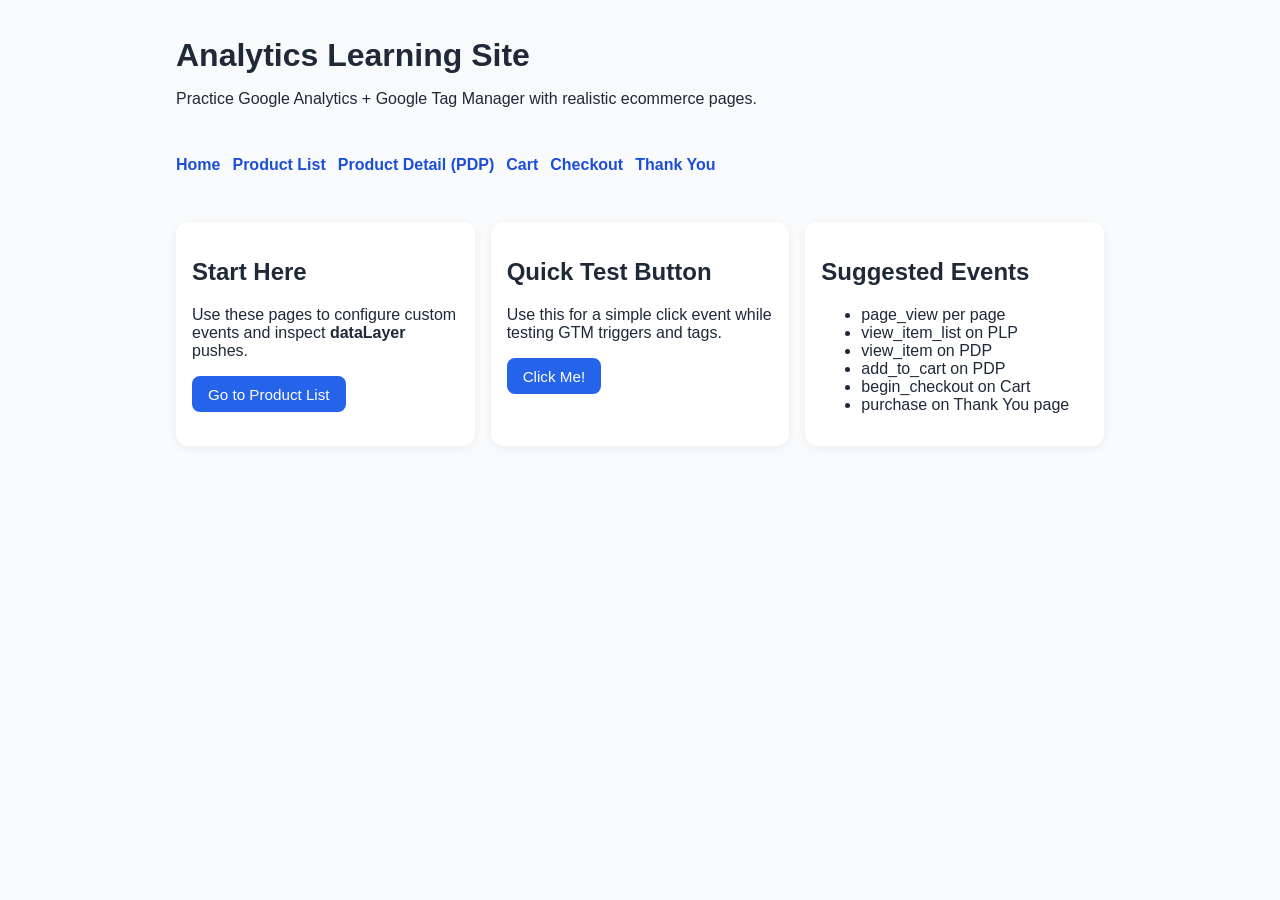
<file: index.html>
<!DOCTYPE html>
<html lang="en">

<head>
    <meta charset="UTF-8">
    <meta name="viewport" content="width=device-width, initial-scale=1.0">
    <title>Home | Analytics Learning Site</title>

    <!-- Google Tag Manager -->
    <!-- Google Tag Manager -->
    <script>(function (w, d, s, l, i) {
            w[l] = w[l] || []; w[l].push({
                'gtm.start':
                    new Date().getTime(), event: 'gtm.js'
            }); var f = d.getElementsByTagName(s)[0],
                j = d.createElement(s), dl = l != 'dataLayer' ? '&l=' + l : ''; j.async = true; j.src =
                    'https://www.googletagmanager.com/gtm.js?id=' + i + dl; f.parentNode.insertBefore(j, f);
        })(window, document, 'script', 'dataLayer', 'GTM-P33XB7GB');</script>
    <!-- End Google Tag Manager -->
    <!-- End Google Tag Manager -->

    <link rel="stylesheet" href="assets/styles.css">
</head>

<body data-page-name="home">
    <!-- Google Tag Manager (noscript) -->
   <!-- Google Tag Manager (noscript) -->
<noscript><iframe src="https://www.googletagmanager.com/ns.html?id=GTM-P33XB7GB"
height="0" width="0" style="display:none;visibility:hidden"></iframe></noscript>
<!-- End Google Tag Manager (noscript) -->
    <!-- End Google Tag Manager (noscript) -->

    <header class="container">
        <h1>Analytics Learning Site</h1>
        <p>Practice Google Analytics + Google Tag Manager with realistic ecommerce pages.</p>
    </header>

    <nav class="container nav-links" aria-label="Main navigation">
        <a href="index.html">Home</a>
        <a href="product-list.html">Product List</a>
        <a href="product-detail.html">Product Detail (PDP)</a>
        <a href="cart.html">Cart</a>
        <a href="checkout.html">Checkout</a>
        <a href="thank-you.html">Thank You</a>
    </nav>

    <main class="container grid">
        <section class="card">
            <h2>Start Here</h2>
            <p>Use these pages to configure custom events and inspect <strong>dataLayer</strong> pushes.</p>
            <a class="button" href="product-list.html" data-track-click data-event-name="go_to_product_list"
                data-event-category="navigation" data-event-label="home_to_plp">
                Go to Product List
            </a>
        </section>

        <section class="card">
            <h2>Quick Test Button</h2>
            <p>Use this for a simple click event while testing GTM triggers and tags.</p>
            <button data-track-click data-event-name="home_test_button_click" data-event-category="engagement"
                data-event-label="home_cta">Click Me!</button>
        </section>

        <section class="card">
            <h2>Suggested Events</h2>
            <ul>
                <li>page_view per page</li>
                <li>view_item_list on PLP</li>
                <li>view_item on PDP</li>
                <li>add_to_cart on PDP</li>
                <li>begin_checkout on Cart</li>
                <li>purchase on Thank You page</li>
            </ul>
        </section>
    </main>

    <script src="assets/analytics-events.js"></script>
</body>

</html>
</file>
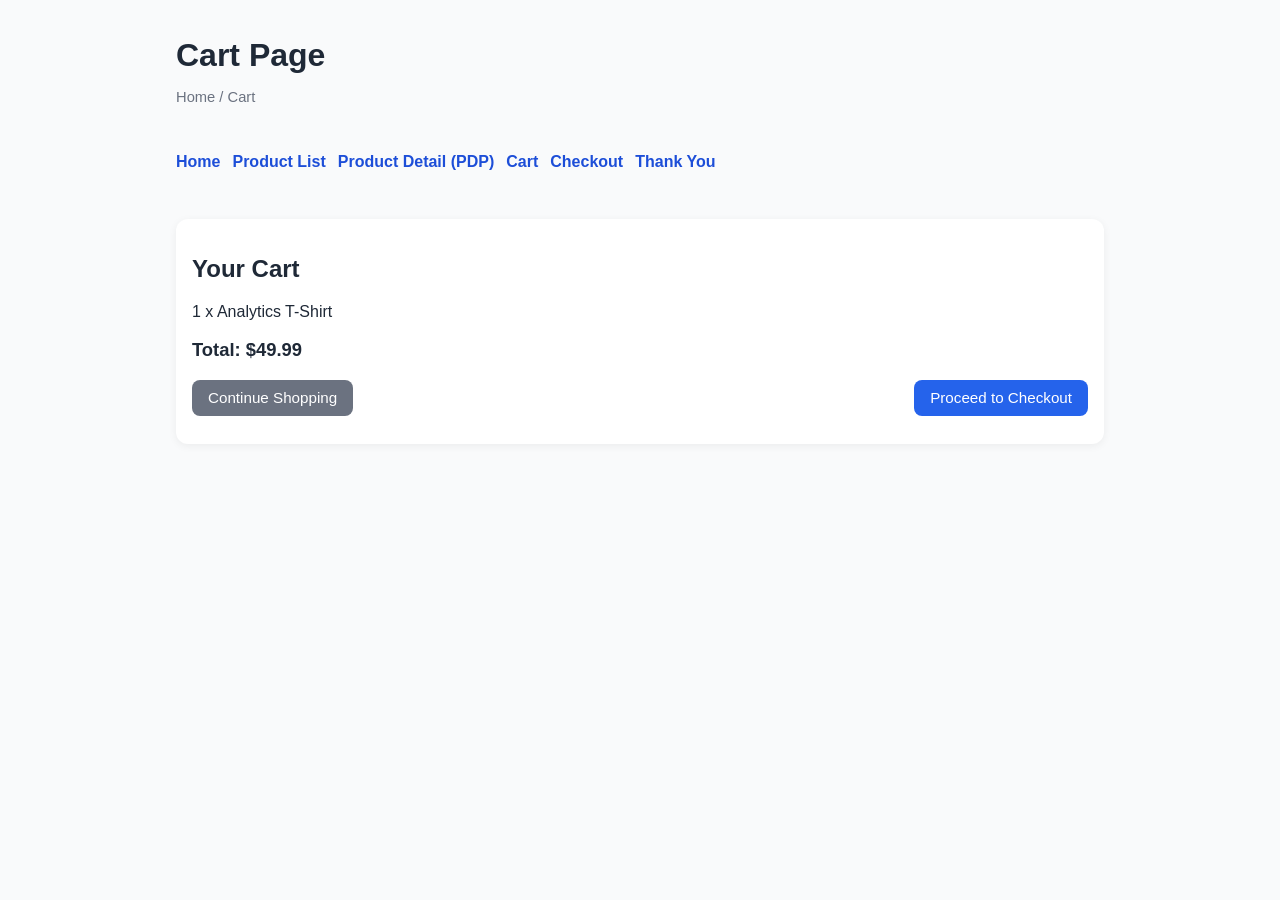
<file: cart.html>
<!DOCTYPE html>
<html lang="en">

<head>
    <meta charset="UTF-8">
    <meta name="viewport" content="width=device-width, initial-scale=1.0">
    <title>Cart | Analytics Learning Site</title>
    <!-- Google Tag Manager -->
    <script>(function(w,d,s,l,i){w[l]=w[l]||[];w[l].push({'gtm.start':
    new Date().getTime(),event:'gtm.js'});var f=d.getElementsByTagName(s)[0],
    j=d.createElement(s),dl=l!='dataLayer'?'&l='+l:'';j.async=true;j.src=
    'https://www.googletagmanager.com/gtm.js?id='+i+dl;f.parentNode.insertBefore(j,f);
    })(window,document,'script','dataLayer','GTM-P33XB7GB');</script>
    <!-- End Google Tag Manager -->

    <link rel="stylesheet" href="assets/styles.css">
</head>

<body data-page-name="cart">
    <!-- Google Tag Manager (noscript) -->
    <noscript><iframe src="https://www.googletagmanager.com/ns.html?id=GTM-P33XB7GB"
    height="0" width="0" style="display:none;visibility:hidden"></iframe></noscript>
    <!-- End Google Tag Manager (noscript) -->

    <header class="container">
        <h1>Cart Page</h1>
        <p class="breadcrumb">Home / Cart</p>
    </header>

    <nav class="container nav-links" aria-label="Main navigation">
        <a href="index.html">Home</a>
        <a href="product-list.html">Product List</a>
        <a href="product-detail.html">Product Detail (PDP)</a>
        <a href="cart.html">Cart</a>
        <a href="checkout.html">Checkout</a>
        <a href="thank-you.html">Thank You</a>
    </nav>

    <main class="container">
        <section class="card">
            <h2>Your Cart</h2>
            <p>1 x Analytics T-Shirt</p>
            <p class="price">Total: $49.99</p>
            <div class="info-row">
                <a class="button secondary" href="product-list.html" data-track-click data-event-name="continue_shopping"
                    data-event-category="ecommerce" data-event-label="cart_continue_shopping">Continue Shopping</a>
                <a class="button" href="checkout.html" data-begin-checkout data-track-click
                    data-event-name="begin_checkout_click" data-event-category="ecommerce"
                    data-event-label="cart_to_checkout">Proceed to Checkout</a>
            </div>
        </section>
    </main>

    <script src="assets/analytics-events.js"></script>
    <script>
        window.dataLayer = window.dataLayer || [];
        window.dataLayer.push({
            event: 'view_cart',
            currency: 'AUD',
            value: 49.99
        });
    </script>
</body>

</html>
</file>
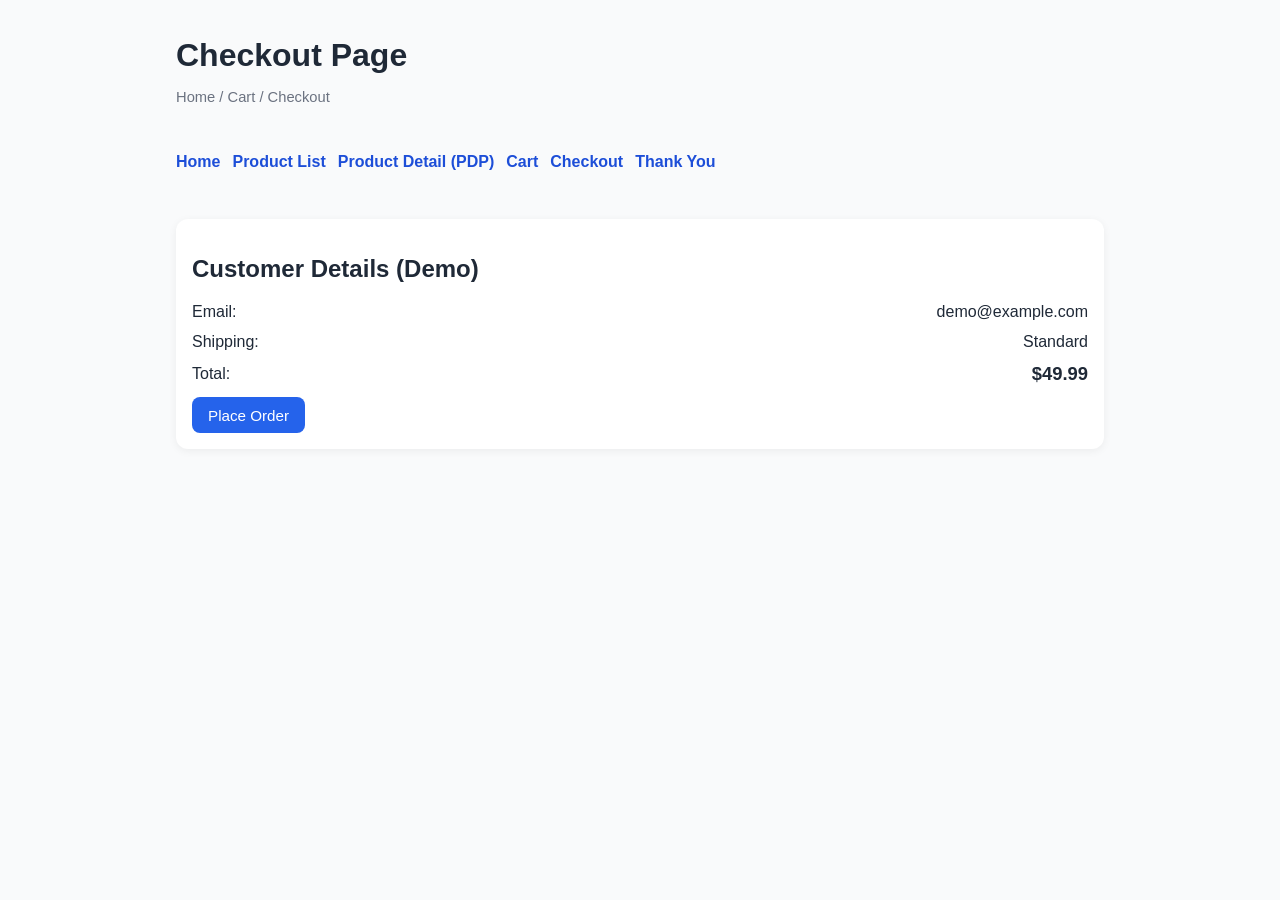
<file: checkout.html>
<!DOCTYPE html>
<html lang="en">

<head>
    <meta charset="UTF-8">
    <meta name="viewport" content="width=device-width, initial-scale=1.0">
    <title>Checkout | Analytics Learning Site</title>
    <!-- Google Tag Manager -->
    <script>(function(w,d,s,l,i){w[l]=w[l]||[];w[l].push({'gtm.start':
    new Date().getTime(),event:'gtm.js'});var f=d.getElementsByTagName(s)[0],
    j=d.createElement(s),dl=l!='dataLayer'?'&l='+l:'';j.async=true;j.src=
    'https://www.googletagmanager.com/gtm.js?id='+i+dl;f.parentNode.insertBefore(j,f);
    })(window,document,'script','dataLayer','GTM-P33XB7GB');</script>
    <!-- End Google Tag Manager -->

    <link rel="stylesheet" href="assets/styles.css">
</head>

<body data-page-name="checkout">
    <!-- Google Tag Manager (noscript) -->
    <noscript><iframe src="https://www.googletagmanager.com/ns.html?id=GTM-P33XB7GB"
    height="0" width="0" style="display:none;visibility:hidden"></iframe></noscript>
    <!-- End Google Tag Manager (noscript) -->

    <header class="container">
        <h1>Checkout Page</h1>
        <p class="breadcrumb">Home / Cart / Checkout</p>
    </header>

    <nav class="container nav-links" aria-label="Main navigation">
        <a href="index.html">Home</a>
        <a href="product-list.html">Product List</a>
        <a href="product-detail.html">Product Detail (PDP)</a>
        <a href="cart.html">Cart</a>
        <a href="checkout.html">Checkout</a>
        <a href="thank-you.html">Thank You</a>
    </nav>

    <main class="container">
        <section class="card">
            <h2>Customer Details (Demo)</h2>
            <div class="info-row"><span>Email:</span><span>demo@example.com</span></div>
            <div class="info-row"><span>Shipping:</span><span>Standard</span></div>
            <div class="info-row"><span>Total:</span><span class="price">$49.99</span></div>

            <a class="button" href="thank-you.html" data-complete-purchase data-track-click
                data-event-name="place_order_click" data-event-category="ecommerce"
                data-event-label="checkout_to_thankyou">Place Order</a>
        </section>
    </main>

    <script src="assets/analytics-events.js"></script>
    <script>
        window.dataLayer = window.dataLayer || [];
        window.dataLayer.push({
            event: 'add_shipping_info',
            currency: 'AUD',
            value: 49.99,
            shipping_tier: 'Standard'
        });
    </script>
</body>

</html>
</file>
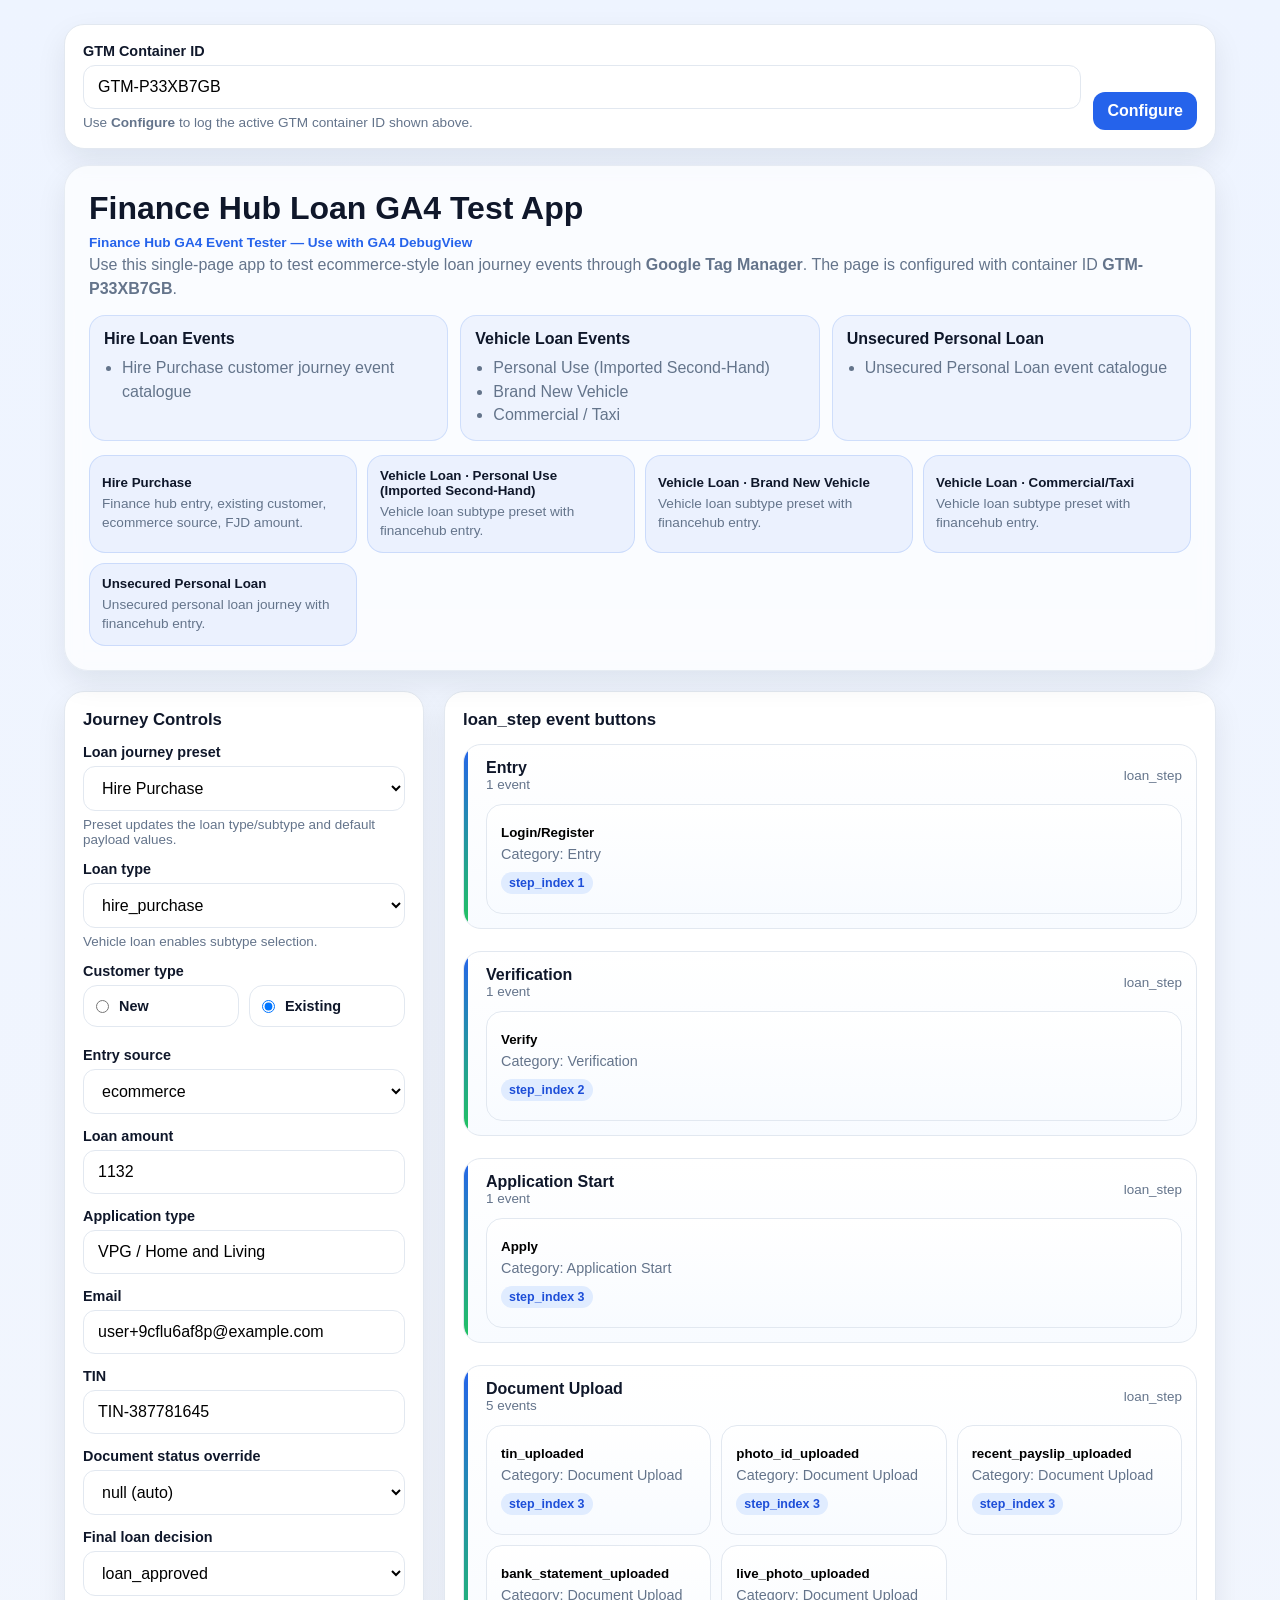
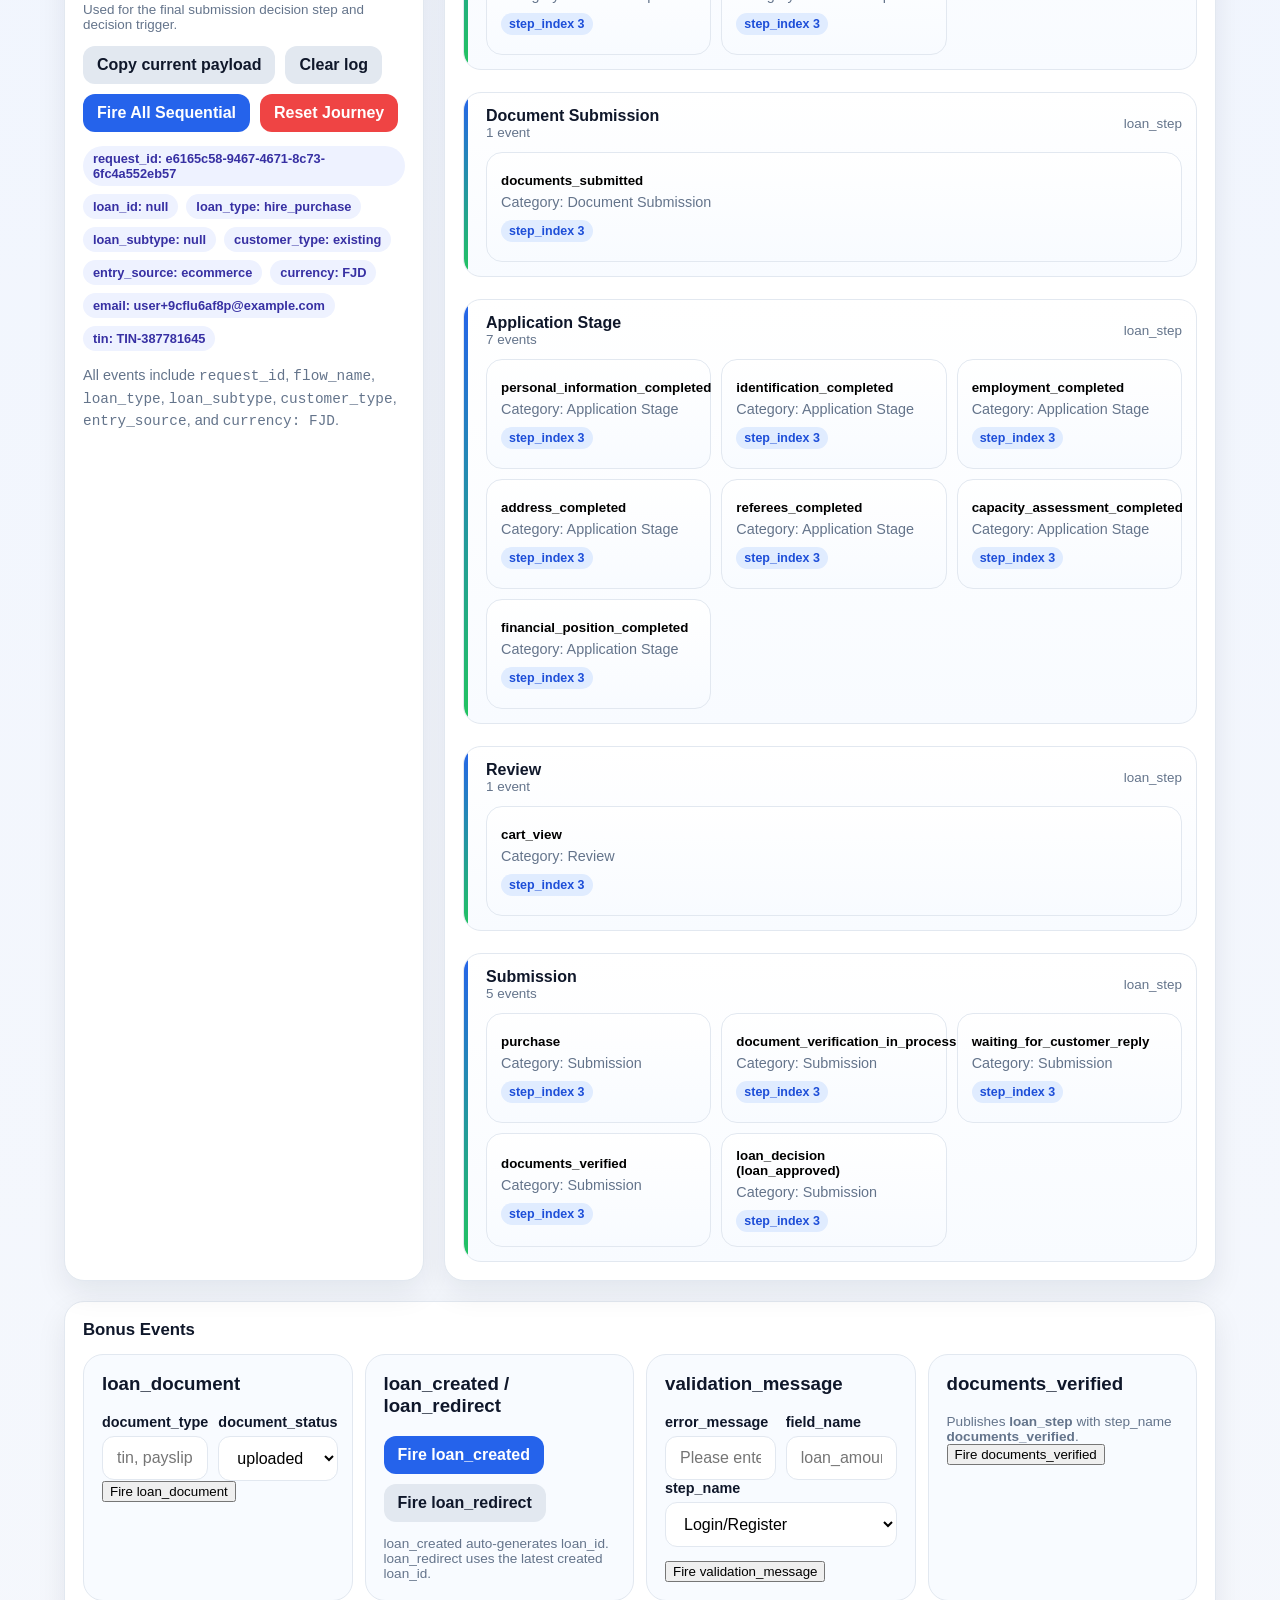
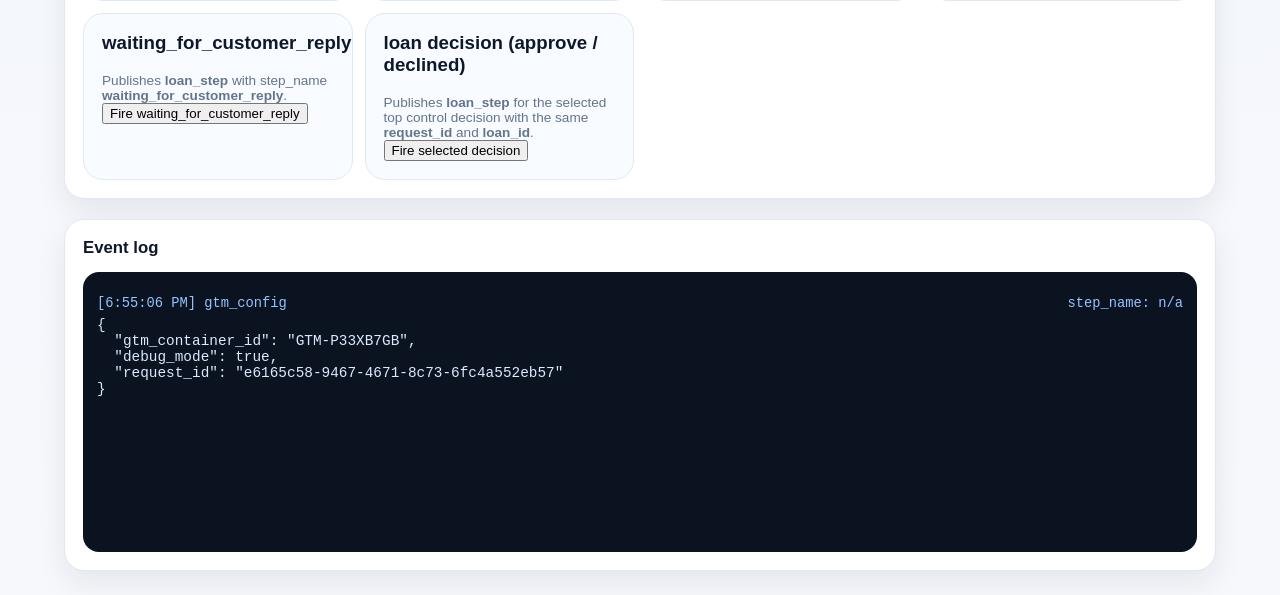
<file: finance-hub-loan-test.html>
<!DOCTYPE html>
<html lang="en">
<head>
  <meta charset="UTF-8" />
  <meta name="viewport" content="width=device-width, initial-scale=1.0" />
  <title>Finance Hub Loan GA4 Test App</title>

  <!-- Google Tag Manager -->
  <script>(function (w, d, s, l, i) {
      w[l] = w[l] || []; w[l].push({
        'gtm.start': new Date().getTime(), event: 'gtm.js'
      }); var f = d.getElementsByTagName(s)[0],
        j = d.createElement(s), dl = l != 'dataLayer' ? '&l=' + l : ''; j.async = true; j.src =
          'https://www.googletagmanager.com/gtm.js?id=' + i + dl; f.parentNode.insertBefore(j, f);
    })(window, document, 'script', 'dataLayer', 'GTM-P33XB7GB');</script>
  <!-- End Google Tag Manager -->

  <style>
    :root {
      color-scheme: light;
      --bg: #f6f8fc;
      --card: #ffffff;
      --text: #0f172a;
      --muted: #64748b;
      --border: #e2e8f0;
      --primary: #2563eb;
      --primary-dark: #1d4ed8;
      --success: #047857;
      --shadow: 0 12px 30px rgba(15, 23, 42, 0.08);
    }

    * { box-sizing: border-box; }
    body {
      margin: 0;
      font-family: Inter, -apple-system, BlinkMacSystemFont, "Segoe UI", Roboto, Arial, sans-serif;
      background: linear-gradient(180deg, #eef4ff 0%, var(--bg) 100%);
      color: var(--text);
    }

    .container {
      max-width: 1200px;
      margin: 0 auto;
      padding: 24px;
    }

    .hero {
      background: rgba(255,255,255,0.7);
      backdrop-filter: blur(8px);
      border: 1px solid rgba(226,232,240,0.8);
      border-radius: 24px;
      padding: 24px;
      box-shadow: var(--shadow);
      margin-bottom: 20px;
    }

    .hero h1 { margin: 0 0 8px; font-size: 2rem; }
    .hero p { margin: 0; color: var(--muted); line-height: 1.5; }

    .top-bar {
      display: grid;
      grid-template-columns: 1fr auto;
      gap: 12px;
      align-items: end;
      margin-bottom: 16px;
    }

    .top-bar .field { margin-bottom: 0; }

    .status-line {
      color: var(--muted);
      font-size: 0.85rem;
      margin-top: 6px;
    }

    .preset-strip {
      display: grid;
      grid-template-columns: repeat(auto-fit, minmax(220px, 1fr));
      gap: 10px;
      margin-top: 14px;
    }

    .preset-card {
      border: 1px solid rgba(37, 99, 235, 0.16);
      background: rgba(37, 99, 235, 0.07);
      border-radius: 16px;
      padding: 12px;
      cursor: pointer;
      color: var(--text);
      text-align: left;
    }

    .preset-card strong {
      display: block;
      margin-bottom: 4px;
    }

    .preset-card span {
      color: var(--muted);
      font-size: 0.85rem;
      line-height: 1.4;
    }

    .catalog {
      display: grid;
      grid-template-columns: repeat(auto-fit, minmax(220px, 1fr));
      gap: 12px;
      margin-top: 14px;
    }

    .catalog-item {
      background: rgba(37, 99, 235, 0.06);
      border: 1px solid rgba(37, 99, 235, 0.15);
      border-radius: 16px;
      padding: 14px;
    }

    .catalog-item h3 {
      margin: 0 0 8px;
      font-size: 1rem;
    }

    .catalog-item ul {
      margin: 0;
      padding-left: 18px;
      color: var(--muted);
      line-height: 1.45;
    }

    .grid {
      display: grid;
      grid-template-columns: 360px 1fr;
      gap: 20px;
    }

    .card {
      background: var(--card);
      border: 1px solid var(--border);
      border-radius: 20px;
      padding: 18px;
      box-shadow: var(--shadow);
    }

    .card h2 {
      margin: 0 0 14px;
      font-size: 1.05rem;
    }

    label {
      display: block;
      font-size: 0.9rem;
      font-weight: 600;
      margin-bottom: 6px;
    }

    .field { margin-bottom: 14px; }

    select, input[type="text"], input[type="number"] {
      width: 100%;
      border: 1px solid var(--border);
      border-radius: 12px;
      padding: 12px 14px;
      font: inherit;
      background: #fff;
      outline: none;
    }

    select:focus, input:focus {
      border-color: var(--primary);
      box-shadow: 0 0 0 4px rgba(37, 99, 235, 0.12);
    }

    .segmented {
      display: grid;
      grid-template-columns: repeat(2, 1fr);
      gap: 10px;
    }

    .radio-card {
      border: 1px solid var(--border);
      border-radius: 14px;
      padding: 12px;
      cursor: pointer;
      display: flex;
      align-items: center;
      gap: 10px;
      transition: 0.2s ease;
    }

    .radio-card:hover { border-color: var(--primary); }
    .radio-card input { margin: 0; }
    .help { font-size: 0.84rem; color: var(--muted); margin-top: 6px; }

    .steps {
      display: grid;
      grid-template-columns: 1fr;
      gap: 12px;
    }

    .journey-group {
      border: 1px solid var(--border);
      border-radius: 18px;
      padding: 14px;
      background: linear-gradient(180deg, #ffffff 0%, #f8fbff 100%);
      position: relative;
      overflow: hidden;
    }

    .journey-group::before {
      content: '';
      position: absolute;
      inset: 0 auto 0 0;
      width: 4px;
      background: linear-gradient(180deg, #2563eb, #22c55e);
    }

    .journey-group + .journey-group { margin-top: 10px; }

    .journey-group-head {
      display: flex;
      justify-content: space-between;
      align-items: center;
      gap: 10px;
      margin-bottom: 12px;
      padding-left: 8px;
    }

    .journey-group-head h3 {
      margin: 0;
      font-size: 1rem;
    }

    .journey-group-head .meta {
      color: var(--muted);
      font-size: 0.84rem;
    }

    .group-buttons {
      display: grid;
      grid-template-columns: repeat(auto-fit, minmax(210px, 1fr));
      gap: 10px;
      padding-left: 8px;
    }

    .step-button {
      border: 1px solid var(--border);
      background: linear-gradient(180deg, #fff, #f8fbff);
      border-radius: 16px;
      padding: 14px;
      text-align: left;
      cursor: pointer;
      transition: transform 0.15s ease, border-color 0.15s ease, box-shadow 0.15s ease;
      min-height: 110px;
    }

    .step-button:hover {
      transform: translateY(-1px);
      border-color: var(--primary);
      box-shadow: 0 8px 18px rgba(37, 99, 235, 0.12);
    }

    .step-title { font-weight: 700; margin: 0 0 6px; }
    .step-meta { color: var(--muted); font-size: 0.9rem; margin: 0 0 10px; }
    .step-index {
      display: inline-flex;
      align-items: center;
      padding: 4px 8px;
      border-radius: 999px;
      background: #e0ecff;
      color: #1d4ed8;
      font-size: 0.78rem;
      font-weight: 700;
    }

    .toolbar {
      display: flex;
      gap: 10px;
      flex-wrap: wrap;
      margin-bottom: 14px;
    }

    .toolbar .danger {
      background: #ef4444;
      color: #fff;
    }

    .toolbar button {
      border: 0;
      background: var(--primary);
      color: white;
      border-radius: 12px;
      padding: 10px 14px;
      font: inherit;
      font-weight: 700;
      cursor: pointer;
    }

    .toolbar button.secondary {
      background: #e2e8f0;
      color: #0f172a;
    }

    .output {
      background: #0b1220;
      color: #dbeafe;
      border-radius: 16px;
      padding: 14px;
      min-height: 280px;
      max-height: 340px;
      overflow: auto;
      font-family: ui-monospace, SFMono-Regular, Menlo, Monaco, Consolas, monospace;
      font-size: 0.9rem;
      white-space: pre-wrap;
    }

    .log-entry {
      border-bottom: 1px solid rgba(148, 163, 184, 0.2);
      padding: 10px 0;
    }

    .log-entry:last-child { border-bottom: 0; }

    .log-head {
      display: flex;
      justify-content: space-between;
      gap: 10px;
      flex-wrap: wrap;
      margin-bottom: 6px;
      color: #93c5fd;
      font-size: 0.86rem;
    }

    .log-json {
      margin: 0;
      white-space: pre-wrap;
      word-break: break-word;
      color: #dbeafe;
    }

    .pill-row {
      display: flex;
      gap: 8px;
      flex-wrap: wrap;
      margin-top: 8px;
    }

    .pill {
      background: #eef2ff;
      color: #3730a3;
      border-radius: 999px;
      padding: 5px 10px;
      font-size: 0.8rem;
      font-weight: 700;
    }

    .footer-note {
      color: var(--muted);
      font-size: 0.9rem;
      margin-top: 14px;
      line-height: 1.5;
    }

    .bonus-grid {
      display: grid;
      grid-template-columns: repeat(auto-fit, minmax(240px, 1fr));
      gap: 12px;
    }

    .mini-grid {
      display: grid;
      grid-template-columns: 1fr 1fr;
      gap: 10px;
    }

    .mini-grid .field { margin-bottom: 0; }

    @media (max-width: 980px) {
      .grid { grid-template-columns: 1fr; }
      .top-bar { grid-template-columns: 1fr; }
      .mini-grid { grid-template-columns: 1fr; }
    }
  </style>
</head>
<body>
  <!-- Google Tag Manager (noscript) -->
  <noscript><iframe src="https://www.googletagmanager.com/ns.html?id=GTM-P33XB7GB"
  height="0" width="0" style="display:none;visibility:hidden"></iframe></noscript>
  <!-- End Google Tag Manager (noscript) -->
  <main class="container">
    <section class="card top-bar">
      <div class="field">
        <label for="measurementId">GTM Container ID</label>
        <input id="measurementId" type="text" value="GTM-P33XB7GB" />
        <div class="status-line">Use <strong>Configure</strong> to log the active GTM container ID shown above.</div>
      </div>
      <div class="toolbar" style="margin:0; justify-content:flex-end;">
        <button type="button" id="configureBtn">Configure</button>
      </div>
    </section>

    <section class="hero">
      <h1>Finance Hub Loan GA4 Test App</h1>
      <p class="status-line" style="margin-top:-2px; color:#2563eb; font-weight:700;">Finance Hub GA4 Event Tester — Use with GA4 DebugView</p>
      <p>
        Use this single-page app to test ecommerce-style loan journey events through <strong>Google Tag Manager</strong>.
        The page is configured with container ID <strong>GTM-P33XB7GB</strong>.
      </p>

      <div class="catalog" aria-label="Loan catalog overview">
        <div class="catalog-item">
          <h3>Hire Loan Events</h3>
          <ul>
            <li>Hire Purchase customer journey event catalogue</li>
          </ul>
        </div>
        <div class="catalog-item">
          <h3>Vehicle Loan Events</h3>
          <ul>
            <li>Personal Use (Imported Second-Hand)</li>
            <li>Brand New Vehicle</li>
            <li>Commercial / Taxi</li>
          </ul>
        </div>
        <div class="catalog-item">
          <h3>Unsecured Personal Loan</h3>
          <ul>
            <li>Unsecured Personal Loan event catalogue</li>
          </ul>
        </div>
      </div>

      <div class="preset-strip" aria-label="Loan journey presets">
        <button type="button" class="preset-card" data-preset="hire_purchase">
          <strong>Hire Purchase</strong>
          <span>Finance hub entry, existing customer, ecommerce source, FJD amount.</span>
        </button>
        <button type="button" class="preset-card" data-preset="vehicle_personal_use_imported">
          <strong>Vehicle Loan · Personal Use (Imported Second-Hand)</strong>
          <span>Vehicle loan subtype preset with financehub entry.</span>
        </button>
        <button type="button" class="preset-card" data-preset="vehicle_brand_new_vehicle">
          <strong>Vehicle Loan · Brand New Vehicle</strong>
          <span>Vehicle loan subtype preset with financehub entry.</span>
        </button>
        <button type="button" class="preset-card" data-preset="vehicle_commercial_taxi">
          <strong>Vehicle Loan · Commercial/Taxi</strong>
          <span>Vehicle loan subtype preset with financehub entry.</span>
        </button>
        <button type="button" class="preset-card" data-preset="unsecured_personal_loan">
          <strong>Unsecured Personal Loan</strong>
          <span>Unsecured personal loan journey with financehub entry.</span>
        </button>
      </div>
    </section>

    <section class="grid">
      <aside class="card">
        <h2>Journey Controls</h2>

        <div class="field">
          <label for="loanPreset">Loan journey preset</label>
          <select id="loanPreset">
            <option value="hire_purchase">Hire Purchase</option>
            <option value="vehicle_personal_use_imported">Vehicle Loan · Personal Use (Imported Second-Hand)</option>
            <option value="vehicle_brand_new_vehicle">Vehicle Loan · Brand New Vehicle</option>
            <option value="vehicle_commercial_taxi">Vehicle Loan · Commercial/Taxi</option>
            <option value="unsecured_personal_loan">Unsecured Personal Loan</option>
          </select>
          <div class="help">Preset updates the loan type/subtype and default payload values.</div>
        </div>

        <div class="field">
          <label for="loanType">Loan type</label>
          <select id="loanType">
            <option value="hire_purchase">hire_purchase</option>
            <option value="vehicle_loan">vehicle_loan</option>
            <option value="unsecured_personal_loan">unsecured_personal_loan</option>
          </select>
          <div class="help">Vehicle loan enables subtype selection.</div>
        </div>

        <div class="field" id="subtypeWrap" style="display:none;">
          <label for="loanSubtype">Loan subtype</label>
          <select id="loanSubtype">
            <option value="personal_use_imported">personal_use_imported</option>
            <option value="brand_new_vehicle">brand_new_vehicle</option>
            <option value="commercial_taxi">commercial_taxi</option>
          </select>
        </div>

        <div class="field">
          <label>Customer type</label>
          <div class="segmented">
            <label class="radio-card"><input type="radio" name="customerType" value="new" checked> New</label>
            <label class="radio-card"><input type="radio" name="customerType" value="existing"> Existing</label>
          </div>
        </div>

        <div class="field">
          <label for="entrySource">Entry source</label>
          <select id="entrySource">
            <option value="financehub">financehub</option>
            <option value="ecommerce">ecommerce</option>
            <option value="dashboard">dashboard</option>
          </select>
        </div>

        <div class="field">
          <label for="loanAmount">Loan amount</label>
          <input id="loanAmount" type="number" min="0" step="0.01" placeholder="e.g. 15000" />
        </div>

        <div class="field">
          <label for="applicationType">Application type</label>
          <input id="applicationType" type="text" placeholder="e.g. pre_approval" />
        </div>

        <div class="field">
          <label for="email">Email</label>
          <input id="email" type="text" placeholder="auto-generated unique email" />
        </div>

        <div class="field">
          <label for="tin">TIN</label>
          <input id="tin" type="text" placeholder="auto-generated unique TIN" />
        </div>

        <div class="field">
          <label for="documentStatus">Document status override</label>
          <select id="documentStatus">
            <option value="">null (auto)</option>
            <option value="uploaded">uploaded</option>
          </select>
        </div>

        <div class="field">
          <label for="loanDecisionType">Final loan decision</label>
          <select id="loanDecisionType">
            <option value="loan_approved">loan_approved</option>
            <option value="loan_declined">loan_declined</option>
          </select>
          <div class="help">Used for the final submission decision step and decision trigger.</div>
        </div>

        <div class="toolbar">
          <button type="button" id="copyPayloadBtn" class="secondary">Copy current payload</button>
          <button type="button" id="clearLogBtn" class="secondary">Clear log</button>
          <button type="button" id="fireAllBtn">Fire All Sequential</button>
          <button type="button" id="resetJourneyBtn" class="danger">Reset Journey</button>
        </div>

        <div class="pill-row" id="statePills"></div>

        <p class="footer-note">
          All events include <code>request_id</code>, <code>flow_name</code>, <code>loan_type</code>,
          <code>loan_subtype</code>, <code>customer_type</code>, <code>entry_source</code>, and <code>currency: FJD</code>.
        </p>
      </aside>

      <section class="card">
        <h2>loan_step event buttons</h2>
        <div class="steps" id="stepButtons"></div>
      </section>
    </section>

    <section class="card" style="margin-top:20px;">
      <h2>Bonus Events</h2>
      <div class="bonus-grid">
        <div class="card" style="box-shadow:none; background:#f8fbff;">
          <h3 style="margin-top:0;">loan_document</h3>
          <div class="mini-grid">
            <div class="field">
              <label for="documentType">document_type</label>
              <input id="documentType" type="text" placeholder="tin, payslip, bank_statement" />
            </div>
            <div class="field">
              <label for="loanDocumentStatus">document_status</label>
              <select id="loanDocumentStatus">
                <option value="uploaded">uploaded</option>
                <option value="verified">verified</option>
                <option value="rejected">rejected</option>
              </select>
            </div>
          </div>
          <button type="button" id="fireLoanDocumentBtn">Fire loan_document</button>
        </div>

        <div class="card" style="box-shadow:none; background:#f8fbff;">
          <h3 style="margin-top:0;">loan_created / loan_redirect</h3>
          <div class="toolbar">
            <button type="button" id="fireLoanCreatedBtn">Fire loan_created</button>
            <button type="button" id="fireLoanRedirectBtn" class="secondary">Fire loan_redirect</button>
          </div>
          <div class="status-line">loan_created auto-generates loan_id. loan_redirect uses the latest created loan_id.</div>
        </div>

        <div class="card" style="box-shadow:none; background:#f8fbff;">
          <h3 style="margin-top:0;">validation_message</h3>
          <div class="mini-grid">
            <div class="field">
              <label for="errorMessage">error_message</label>
              <input id="errorMessage" type="text" placeholder="Please enter a valid amount" />
            </div>
            <div class="field">
              <label for="fieldName">field_name</label>
              <input id="fieldName" type="text" placeholder="loan_amount" />
            </div>
          </div>
          <div class="field">
            <label for="validationStepName">step_name</label>
            <select id="validationStepName">
              <option value="Login/Register">Login/Register</option>
              <option value="Verify">Verify</option>
              <option value="Apply">Apply</option>
              <option value="personal_information_completed">personal_information_completed</option>
              <option value="financial_position_completed">financial_position_completed</option>
            </select>
          </div>
          <button type="button" id="fireValidationBtn">Fire validation_message</button>
        </div>

        <div class="card" style="box-shadow:none; background:#f8fbff;">
          <h3 style="margin-top:0;">documents_verified</h3>
          <div class="status-line">Publishes <strong>loan_step</strong> with step_name <strong>documents_verified</strong>.</div>
          <button type="button" id="fireDocumentsVerifiedBtn">Fire documents_verified</button>
        </div>

        <div class="card" style="box-shadow:none; background:#f8fbff;">
          <h3 style="margin-top:0;">waiting_for_customer_reply</h3>
          <div class="status-line">Publishes <strong>loan_step</strong> with step_name <strong>waiting_for_customer_reply</strong>.</div>
          <button type="button" id="fireWaitingCustomerReplyBtn">Fire waiting_for_customer_reply</button>
        </div>

        <div class="card" style="box-shadow:none; background:#f8fbff;">
          <h3 style="margin-top:0;">loan decision (approve / declined)</h3>
          <div class="status-line">Publishes <strong>loan_step</strong> for the selected top control decision with the same <strong>request_id</strong> and <strong>loan_id</strong>.</div>
          <button type="button" id="fireLoanDecisionBtn">Fire selected decision</button>
        </div>
      </div>
    </section>

    <section class="card" style="margin-top:20px;">
      <h2>Event log</h2>
      <div id="output" class="output">Ready.</div>
    </section>
  </main>

  <script>
    const FLOW_NAME = 'loan_application';
    const DEFAULT_CURRENCY = 'FJD';
    const DEBUG_MODE = true;

    const LOAN_PRESETS = {
      hire_purchase: {
        loan_type: 'hire_purchase',
        loan_subtype: null,
        customer_type: 'existing',
        entry_source: 'ecommerce',
        loan_amount: 1132,
        application_type: 'VPG / Home and Living',
        currency: 'FJD'
      },
      vehicle_personal_use_imported: {
        loan_type: 'vehicle_loan',
        loan_subtype: 'personal_use_imported',
        customer_type: 'existing',
        entry_source: 'financehub',
        loan_amount: null,
        application_type: null,
        currency: null
      },
      vehicle_brand_new_vehicle: {
        loan_type: 'vehicle_loan',
        loan_subtype: 'brand_new_vehicle',
        customer_type: 'existing',
        entry_source: 'financehub',
        loan_amount: null,
        application_type: null,
        currency: null
      },
      vehicle_commercial_taxi: {
        loan_type: 'vehicle_loan',
        loan_subtype: 'commercial_taxi',
        customer_type: 'existing',
        entry_source: 'financehub',
        loan_amount: null,
        application_type: null,
        currency: null
      },
      unsecured_personal_loan: {
        loan_type: 'unsecured_personal_loan',
        loan_subtype: null,
        customer_type: 'existing',
        entry_source: 'financehub',
        loan_amount: null,
        application_type: null,
        currency: null
      }
    };

    const STEP_CATALOG = [
      { step_name: 'Login/Register', step_index: 1, category: 'Entry' },
      { step_name: 'Verify', step_index: 2, category: 'Verification' },
      { step_name: 'Apply', step_index: 3, category: 'Application Start' },
      { step_name: 'tin_uploaded', step_index: 3, category: 'Document Upload', document_status: 'uploaded' },
      { step_name: 'photo_id_uploaded', step_index: 3, category: 'Document Upload', document_status: 'uploaded' },
      { step_name: 'recent_payslip_uploaded', step_index: 3, category: 'Document Upload', document_status: 'uploaded' },
      { step_name: 'bank_statement_uploaded', step_index: 3, category: 'Document Upload', document_status: 'uploaded' },
      { step_name: 'live_photo_uploaded', step_index: 3, category: 'Document Upload', document_status: 'uploaded' },
      { step_name: 'documents_submitted', step_index: 3, category: 'Document Submission' },
      { step_name: 'personal_information_completed', step_index: 3, category: 'Application Stage' },
      { step_name: 'identification_completed', step_index: 3, category: 'Application Stage' },
      { step_name: 'employment_completed', step_index: 3, category: 'Application Stage' },
      { step_name: 'address_completed', step_index: 3, category: 'Application Stage' },
      { step_name: 'referees_completed', step_index: 3, category: 'Application Stage' },
      { step_name: 'capacity_assessment_completed', step_index: 3, category: 'Application Stage' },
      { step_name: 'financial_position_completed', step_index: 3, category: 'Application Stage' },
      { step_name: 'cart_view', step_index: 3, category: 'Review' },
      { step_name: 'purchase', step_index: 3, category: 'Submission' },
      { step_name: 'document_verification_in_process', step_index: 3, category: 'Submission' },
      { step_name: 'waiting_for_customer_reply', step_index: 3, category: 'Submission' },
      { step_name: 'documents_verified', step_index: 3, category: 'Submission', document_status: 'verified' },
      { step_name: 'loan_decision', step_index: 3, category: 'Submission' }
    ];

    const CATEGORY_ORDER = ['Entry', 'Verification', 'Application Start', 'Document Upload', 'Document Submission', 'Application Stage', 'Review', 'Submission'];
    const UPLOAD_STEPS = new Set(['tin_uploaded', 'photo_id_uploaded', 'recent_payslip_uploaded', 'bank_statement_uploaded', 'live_photo_uploaded']);
    const LOAN_ID_STEP_NAMES = new Set([
      'document_verification_in_process',
      'waiting_for_customer_reply',
      'documents_verified',
      'loan_approved',
      'loan_declined'
    ]);

    const measurementIdEl = document.getElementById('measurementId');
    const loanPresetEl = document.getElementById('loanPreset');
    const loanTypeEl = document.getElementById('loanType');
    const loanSubtypeEl = document.getElementById('loanSubtype');
    const subtypeWrapEl = document.getElementById('subtypeWrap');
    const entrySourceEl = document.getElementById('entrySource');
    const loanAmountEl = document.getElementById('loanAmount');
    const applicationTypeEl = document.getElementById('applicationType');
    const documentStatusEl = document.getElementById('documentStatus');
    const loanDecisionTypeEl = document.getElementById('loanDecisionType');
    const stepButtonsEl = document.getElementById('stepButtons');
    const outputEl = document.getElementById('output');
    const statePillsEl = document.getElementById('statePills');
    const documentTypeEl = document.getElementById('documentType');
    const loanDocumentStatusEl = document.getElementById('loanDocumentStatus');
    const errorMessageEl = document.getElementById('errorMessage');
    const fieldNameEl = document.getElementById('fieldName');
    const validationStepNameEl = document.getElementById('validationStepName');
    const emailEl = document.getElementById('email');
    const tinEl = document.getElementById('tin');

    let currentRequestId = uuid();
    let currentLoanId = '';
    let currentMeasurementId = measurementIdEl.value.trim();
    let currentLoanSignature = '';
    let currentEmail = '';
    let currentTin = '';

    window.dataLayer = window.dataLayer || [];

    function uuid() {
      if (window.crypto && typeof window.crypto.randomUUID === 'function') {
        return window.crypto.randomUUID();
      }
      return 'xxxxxxxx-xxxx-4xxx-yxxx-xxxxxxxxxxxx'.replace(/[xy]/g, c => {
        const r = Math.random() * 16 | 0;
        const v = c === 'x' ? r : (r & 0x3 | 0x8);
        return v.toString(16);
      });
    }

    function escapeHtml(value) {
      return String(value)
        .replace(/&/g, '&amp;')
        .replace(/</g, '&lt;')
        .replace(/>/g, '&gt;')
        .replace(/"/g, '&quot;')
        .replace(/'/g, '&#39;');
    }

    function getCustomerType() {
      const checked = document.querySelector('input[name="customerType"]:checked');
      return checked ? checked.value : 'new';
    }

    function getLoanSubtype() {
      return loanTypeEl.value === 'vehicle_loan' ? (loanSubtypeEl.value || null) : null;
    }

    function getActiveLoanSignature() {
      return `${loanTypeEl.value}::${getLoanSubtype() ?? 'null'}`;
    }

    function refreshRequestContextForLoanChange() {
      const nextSignature = getActiveLoanSignature();
      if (nextSignature !== currentLoanSignature) {
        currentRequestId = uuid();
        currentLoanId = '';
        currentLoanSignature = nextSignature;
        // generate fresh unique applicant identifiers for this request context
        currentEmail = generateEmail();
        currentTin = generateTin();
        if (emailEl) emailEl.value = currentEmail;
        if (tinEl) tinEl.value = currentTin;
      }
      renderStatePills();
    }

    function generateEmail() {
      const short = Date.now().toString(36).slice(-6) + Math.random().toString(36).slice(2,6);
      return `user+${short}@example.com`;
    }

    function generateTin() {
      const num = Math.floor(100000000 + Math.random() * 900000000); // 9-digit
      return `TIN-${num}`;
    }

    function getPresetKeyFromSelection() {
      if (loanTypeEl.value === 'hire_purchase') return 'hire_purchase';
      if (loanTypeEl.value === 'unsecured_personal_loan') return 'unsecured_personal_loan';
      if (loanTypeEl.value === 'vehicle_loan') {
        if (loanSubtypeEl.value === 'personal_use_imported') return 'vehicle_personal_use_imported';
        if (loanSubtypeEl.value === 'brand_new_vehicle') return 'vehicle_brand_new_vehicle';
        return 'vehicle_commercial_taxi';
      }
      return 'hire_purchase';
    }

    function getPresetDefaults() {
      return LOAN_PRESETS[getPresetKeyFromSelection()] || LOAN_PRESETS.hire_purchase;
    }

    function getLoanAmount() {
      const raw = loanAmountEl.value.trim();
      if (raw !== '') return Number(raw);
      return getPresetDefaults().loan_amount;
    }

    function getApplicationType() {
      const raw = applicationTypeEl.value.trim();
      if (raw !== '') return raw;
      return getPresetDefaults().application_type;
    }

    function getLoanCurrency() {
      return getPresetDefaults().currency;
    }

    function getDocumentStatus(stepName) {
      if (documentStatusEl.value) return documentStatusEl.value;
      return UPLOAD_STEPS.has(stepName) ? 'uploaded' : null;
    }

    function getSelectedLoanDecision() {
      return loanDecisionTypeEl.value === 'loan_declined' ? 'loan_declined' : 'loan_approved';
    }

    function buildLoanStepPayload(stepName, stepIndex, overrides = {}) {
      const defaults = getPresetDefaults();
      const payload = {
        flow_name: FLOW_NAME,
        step_name: stepName,
        step_index: stepIndex,
        loan_amount: getLoanAmount(),
        currency: getLoanCurrency(),
        application_type: getApplicationType(),
        request_id: currentRequestId,
        email: currentEmail,
        tin: currentTin,
        loan_type: loanTypeEl.value,
        loan_subtype: getLoanSubtype(),
        customer_type: getCustomerType(),
        entry_source: entrySourceEl.value,
        document_status: getDocumentStatus(stepName),
        ...overrides
      };

      if (defaults.loan_type === 'vehicle_loan' || defaults.loan_type === 'unsecured_personal_loan') {
        payload.currency = getLoanCurrency();
      }

      return payload;
    }

    function fireGa4Event(eventName, payload) {
      const cleanPayload = { ...payload };
      delete cleanPayload.event;

      window.dataLayer.push({
        event: eventName,
        ...cleanPayload
      });

      if (DEBUG_MODE) {
        console.log(`[GTM] ${eventName}`);
        console.log(payload);
      }

      appendLogEntry(eventName, payload);
    }

    function appendLogEntry(eventName, payload) {
      if (outputEl.textContent === 'Ready.') {
        outputEl.innerHTML = '';
      }

      const entry = document.createElement('div');
      entry.className = 'log-entry';

      const head = document.createElement('div');
      head.className = 'log-head';
      const timestamp = new Date().toLocaleTimeString();
      const stepName = payload.step_name || payload.stepName || 'n/a';
      head.innerHTML = `<span>[${escapeHtml(timestamp)}] ${escapeHtml(eventName)}</span><span>step_name: ${escapeHtml(stepName)}</span>`;

      const pre = document.createElement('pre');
      pre.className = 'log-json';
      pre.textContent = JSON.stringify(payload, null, 2);

      entry.appendChild(head);
      entry.appendChild(pre);
      outputEl.appendChild(entry);
      outputEl.scrollTop = outputEl.scrollHeight;
    }

    function resetLog() {
      outputEl.innerHTML = 'Ready.';
    }

    function configureGtag(measurementId) {
      currentMeasurementId = measurementId.trim();
      window.dataLayer.push({
        event: 'gtm_config',
        gtm_container_id: currentMeasurementId,
        debug_mode: true,
        request_id: currentRequestId
      });
      appendLogEntry('gtm_config', {
        gtm_container_id: currentMeasurementId,
        debug_mode: true,
        request_id: currentRequestId
      });
    }

    function updateLoanSubtypeUI() {
      const isVehicleLoan = loanTypeEl.value === 'vehicle_loan';
      subtypeWrapEl.style.display = isVehicleLoan ? 'block' : 'none';
      loanSubtypeEl.disabled = !isVehicleLoan;
      if (!isVehicleLoan) loanSubtypeEl.value = '';
    }

    function syncPresetToSelection() {
      loanPresetEl.value = getPresetKeyFromSelection();
    }

    function applyPreset(presetKey) {
      const preset = LOAN_PRESETS[presetKey];
      if (!preset) return;

      loanTypeEl.value = preset.loan_type;
      loanSubtypeEl.value = preset.loan_subtype || '';
      updateLoanSubtypeUI();

      const customerRadio = document.querySelector(`input[name="customerType"][value="${preset.customer_type}"]`);
      if (customerRadio) customerRadio.checked = true;

      entrySourceEl.value = preset.entry_source;
      loanAmountEl.value = preset.loan_amount === null ? '' : String(preset.loan_amount);
      applicationTypeEl.value = preset.application_type === null ? '' : preset.application_type;
      syncPresetToSelection();
      refreshRequestContextForLoanChange();
    }

    function fireLoanStep(step) {
      const resolvedStepName = step.step_name === 'loan_decision'
        ? getSelectedLoanDecision()
        : step.step_name;

      const stepNeedsLoanId = LOAN_ID_STEP_NAMES.has(resolvedStepName);

      if (stepNeedsLoanId && !currentLoanId) {
        currentLoanId = generateLoanId();
      }

      const payload = buildLoanStepPayload(resolvedStepName, step.step_index, {
        document_status: step.document_status ?? getDocumentStatus(step.step_name),
        ...(stepNeedsLoanId ? { loan_id: currentLoanId } : { loan_id: undefined })
      });

      fireGa4Event('loan_step', payload);

      if (stepNeedsLoanId) {
        renderStatePills();
      }
    }

    function fireAllSequential() {
      let chain = Promise.resolve();
      STEP_CATALOG.forEach(step => {
        chain = chain.then(() => new Promise(resolve => {
          fireLoanStep(step);
          setTimeout(resolve, 500);
        }));
      });
      return chain;
    }

    function renderStepButtons() {
      stepButtonsEl.innerHTML = '';

      CATEGORY_ORDER.forEach(category => {
        const groupSteps = STEP_CATALOG.filter(step => step.category === category);
        if (!groupSteps.length) return;

        const group = document.createElement('div');
        group.className = 'journey-group';

        const head = document.createElement('div');
        head.className = 'journey-group-head';
        head.innerHTML = `<div><h3>${escapeHtml(category)}</h3><div class="meta">${groupSteps.length} event${groupSteps.length > 1 ? 's' : ''}</div></div><div class="meta">loan_step</div>`;

        const buttons = document.createElement('div');
        buttons.className = 'group-buttons';

        groupSteps.forEach(step => {
          const btn = document.createElement('button');
          btn.type = 'button';
          btn.className = 'step-button';
          const displayStepName = step.step_name === 'loan_decision'
            ? `loan_decision (${getSelectedLoanDecision()})`
            : step.step_name;
          btn.innerHTML = `
            <p class="step-title">${escapeHtml(displayStepName)}</p>
            <p class="step-meta">Category: ${escapeHtml(step.category)}</p>
            <span class="step-index">step_index ${step.step_index}</span>
          `;
          btn.addEventListener('click', () => fireLoanStep(step));
          buttons.appendChild(btn);
        });

        group.appendChild(head);
        group.appendChild(buttons);
        stepButtonsEl.appendChild(group);
      });
    }

    function renderStatePills() {
      statePillsEl.innerHTML = '';
      const pills = [
        `request_id: ${currentRequestId}`,
        `loan_id: ${currentLoanId || 'null'}`,
        `loan_type: ${loanTypeEl.value}`,
        `loan_subtype: ${getLoanSubtype() ?? 'null'}`,
        `customer_type: ${getCustomerType()}`,
        `entry_source: ${entrySourceEl.value}`,
        `currency: ${getLoanCurrency() ?? 'null'}`,
        `email: ${currentEmail || 'null'}`,
        `tin: ${currentTin || 'null'}`
      ];

      pills.forEach(text => {
        const span = document.createElement('span');
        span.className = 'pill';
        span.textContent = text;
        statePillsEl.appendChild(span);
      });
    }

    function refreshUI() {
      updateLoanSubtypeUI();
      renderStatePills();
      syncPresetToSelection();
    }

    function copyCurrentPayload() {
      const current = buildLoanStepPayload('Apply', 3);
      navigator.clipboard.writeText(JSON.stringify(current, null, 2));
      appendLogEntry('copy_payload', current);
    }

    function clearLog() {
      resetLog();
    }

    function resetJourney() {
      currentRequestId = uuid();
      currentLoanId = '';
      currentLoanSignature = getActiveLoanSignature();
      // regenerate identifiers
      currentEmail = generateEmail();
      currentTin = generateTin();
      if (emailEl) emailEl.value = currentEmail;
      if (tinEl) tinEl.value = currentTin;
      resetLog();
      renderStatePills();
    }

    function generateLoanId() {
      return `LN-${Date.now().toString(36).toUpperCase()}-${Math.random().toString(36).slice(2, 8).toUpperCase()}`;
    }

    function fireLoanDocument() {
      const payload = {
        document_type: documentTypeEl.value.trim() || 'unknown',
        document_status: loanDocumentStatusEl.value,
        loan_type: loanTypeEl.value,
        request_id: currentRequestId,
        email: currentEmail,
        tin: currentTin
      };
      fireGa4Event('loan_document', payload);
    }

    function fireLoanCreated() {
      currentLoanId = generateLoanId();
      const payload = {
        loan_id: currentLoanId,
        loan_type: loanTypeEl.value,
        loan_subtype: getLoanSubtype(),
        request_id: currentRequestId,
        email: currentEmail,
        tin: currentTin,
        loan_amount: getLoanAmount(),
        currency: getLoanCurrency()
      };
      fireGa4Event('loan_created', payload);
    }

    function fireLoanRedirect() {
      if (!currentLoanId) {
        currentLoanId = generateLoanId();
      }

      const payload = {
        loan_id: currentLoanId,
        redirect_target: 'bigcommerce',
        loan_type: 'hire_purchase',
        email: currentEmail,
        tin: currentTin
      };
      fireGa4Event('loan_redirect', payload);
    }

    function fireValidationMessage() {
      const payload = {
        error_message: errorMessageEl.value.trim() || 'Validation error',
        field_name: fieldNameEl.value.trim() || 'unknown',
        loan_type: loanTypeEl.value,
        step_name: validationStepNameEl.value
      };
      fireGa4Event('validation_message', payload);
    }

    function fireDocumentsVerified() {
      if (!currentLoanId) {
        currentLoanId = generateLoanId();
      }

      const payload = buildLoanStepPayload('documents_verified', 3, {
        document_status: 'verified',
        loan_id: currentLoanId
      });
      fireGa4Event('loan_step', payload);
    }

    function fireWaitingForCustomerReply() {
      if (!currentLoanId) {
        currentLoanId = generateLoanId();
      }

      const payload = buildLoanStepPayload('waiting_for_customer_reply', 3, {
        loan_id: currentLoanId
      });
      fireGa4Event('loan_step', payload);
    }

    function fireLoanDecision() {
      if (!currentLoanId) {
        currentLoanId = generateLoanId();
      }

      const selectedDecision = getSelectedLoanDecision();
      const payload = buildLoanStepPayload(selectedDecision, 3, {
        loan_id: currentLoanId
      });
      fireGa4Event('loan_step', payload);
    }

    function initialize() {
      renderStepButtons();
      applyPreset(loanPresetEl.value);
      currentLoanSignature = getActiveLoanSignature();
      // ensure we have initial applicant identifiers
      currentEmail = emailEl && emailEl.value ? emailEl.value : generateEmail();
      currentTin = tinEl && tinEl.value ? tinEl.value : generateTin();
      if (emailEl) emailEl.value = currentEmail;
      if (tinEl) tinEl.value = currentTin;
      configureGtag(currentMeasurementId);
      refreshUI();

      document.getElementById('configureBtn').addEventListener('click', () => {
        configureGtag(measurementIdEl.value);
      });

      document.querySelectorAll('.preset-card').forEach(card => {
        card.addEventListener('click', () => {
          applyPreset(card.dataset.preset);
        });
      });

      loanPresetEl.addEventListener('change', () => applyPreset(loanPresetEl.value));
      loanTypeEl.addEventListener('change', () => {
        updateLoanSubtypeUI();
        syncPresetToSelection();
        refreshRequestContextForLoanChange();
      });
      loanSubtypeEl.addEventListener('change', () => {
        syncPresetToSelection();
        refreshRequestContextForLoanChange();
      });

      entrySourceEl.addEventListener('change', renderStatePills);
      document.querySelectorAll('input[name="customerType"]').forEach(input => input.addEventListener('change', renderStatePills));
      loanAmountEl.addEventListener('input', renderStatePills);
      applicationTypeEl.addEventListener('input', renderStatePills);
      documentStatusEl.addEventListener('change', renderStatePills);
      loanDecisionTypeEl.addEventListener('change', () => {
        renderStepButtons();
      });

      if (emailEl) emailEl.addEventListener('input', () => { currentEmail = emailEl.value.trim(); renderStatePills(); });
      if (tinEl) tinEl.addEventListener('input', () => { currentTin = tinEl.value.trim(); renderStatePills(); });

      document.getElementById('copyPayloadBtn').addEventListener('click', copyCurrentPayload);
      document.getElementById('clearLogBtn').addEventListener('click', clearLog);
      document.getElementById('fireAllBtn').addEventListener('click', fireAllSequential);
      document.getElementById('resetJourneyBtn').addEventListener('click', resetJourney);
      document.getElementById('fireLoanDocumentBtn').addEventListener('click', fireLoanDocument);
      document.getElementById('fireLoanCreatedBtn').addEventListener('click', fireLoanCreated);
      document.getElementById('fireLoanRedirectBtn').addEventListener('click', fireLoanRedirect);
      document.getElementById('fireValidationBtn').addEventListener('click', fireValidationMessage);
      document.getElementById('fireDocumentsVerifiedBtn').addEventListener('click', fireDocumentsVerified);
      document.getElementById('fireWaitingCustomerReplyBtn').addEventListener('click', fireWaitingForCustomerReply);
      document.getElementById('fireLoanDecisionBtn').addEventListener('click', fireLoanDecision);
    }

    initialize();
  </script>
</body>
</html>
</file>
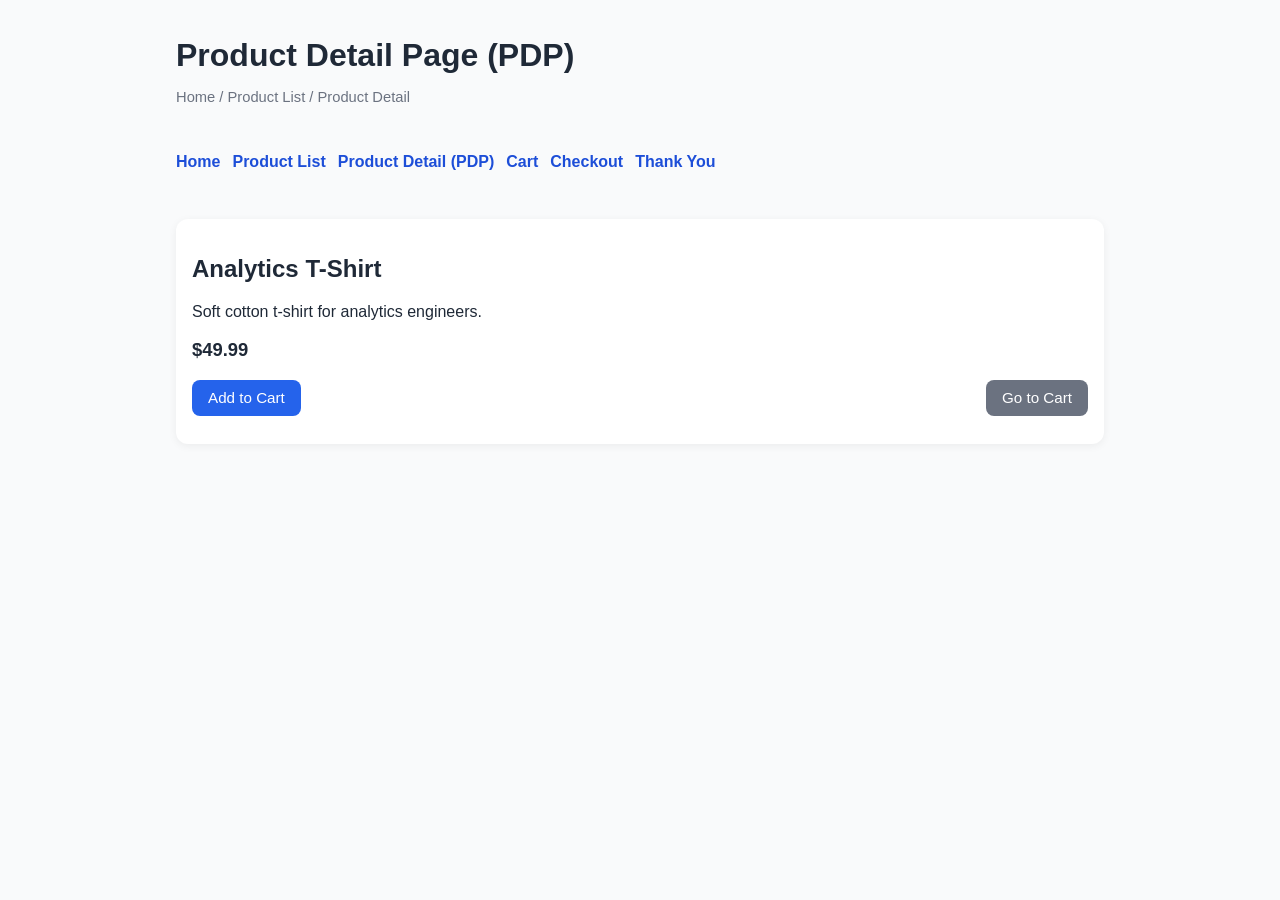
<file: product-detail.html>
<!DOCTYPE html>
<html lang="en">

<head>
    <meta charset="UTF-8">
    <meta name="viewport" content="width=device-width, initial-scale=1.0">
    <title>Product Detail (PDP) | Analytics Learning Site</title>
    <!-- Google Tag Manager -->
    <script>(function (w, d, s, l, i) {
            w[l] = w[l] || []; w[l].push({
                'gtm.start':
                    new Date().getTime(), event: 'gtm.js'
            }); var f = d.getElementsByTagName(s)[0],
                j = d.createElement(s), dl = l != 'dataLayer' ? '&l=' + l : ''; j.async = true; j.src =
                    'https://www.googletagmanager.com/gtm.js?id=' + i + dl; f.parentNode.insertBefore(j, f);
        })(window, document, 'script', 'dataLayer', 'GTM-P33XB7GB');</script>
    <!-- End Google Tag Manager -->

    <link rel="stylesheet" href="assets/styles.css">
</head>

<body data-page-name="product_detail">
    <!-- Google Tag Manager (noscript) -->
    <noscript><iframe src="https://www.googletagmanager.com/ns.html?id=GTM-P33XB7GB" height="0" width="0"
            style="display:none;visibility:hidden"></iframe></noscript>
    <!-- End Google Tag Manager (noscript) -->

    <header class="container">
        <h1>Product Detail Page (PDP)</h1>
        <p class="breadcrumb">Home / Product List / Product Detail</p>
    </header>

    <nav class="container nav-links" aria-label="Main navigation">
        <a href="index.html">Home</a>
        <a href="product-list.html">Product List</a>
        <a href="product-detail.html">Product Detail (PDP)</a>
        <a href="cart.html">Cart</a>
        <a href="checkout.html">Checkout</a>
        <a href="thank-you.html">Thank You</a>
    </nav>

    <main class="container">
        <section class="card">
            <h2 id="pdp-item-name">Analytics T-Shirt</h2>
            <p id="pdp-item-description">Soft cotton t-shirt for analytics engineers.</p>
            <p class="price" id="pdp-item-price">$49.99</p>
            <div class="info-row">
                <button id="pdp-add-to-cart" data-add-to-cart data-track-click data-event-name="add_to_cart_click"
                    data-event-category="ecommerce" data-event-label="pdp_add_to_cart" data-item-id="SKU-001"
                    data-item-name="Analytics T-Shirt" data-price="49.99">Add to Cart</button>
                <a class="button secondary" href="cart.html" data-track-click data-event-name="go_to_cart"
                    data-event-category="navigation" data-event-label="pdp_to_cart">Go to Cart</a>
            </div>
        </section>
    </main>

    <script src="assets/analytics-events.js"></script>
    <script>
        window.dataLayer = window.dataLayer || [];

        const params = new URLSearchParams(window.location.search);
        const selectedItem = {
            item_id: params.get('item_id') || 'SKU-001',
            item_name: params.get('item_name') || 'Analytics T-Shirt',
            price: Number(params.get('price') || '49.99'),
            description: params.get('description') || 'Soft cotton t-shirt for analytics engineers.'
        };

        const itemNameElement = document.getElementById('pdp-item-name');
        const itemDescriptionElement = document.getElementById('pdp-item-description');
        const itemPriceElement = document.getElementById('pdp-item-price');
        const addToCartButton = document.getElementById('pdp-add-to-cart');

        itemNameElement.textContent = selectedItem.item_name;
        itemDescriptionElement.textContent = selectedItem.description;
        itemPriceElement.textContent = `$${selectedItem.price.toFixed(2)}`;

        addToCartButton.dataset.itemId = selectedItem.item_id;
        addToCartButton.dataset.itemName = selectedItem.item_name;
        addToCartButton.dataset.price = String(selectedItem.price);

    </script>
</body>

</html>
</file>
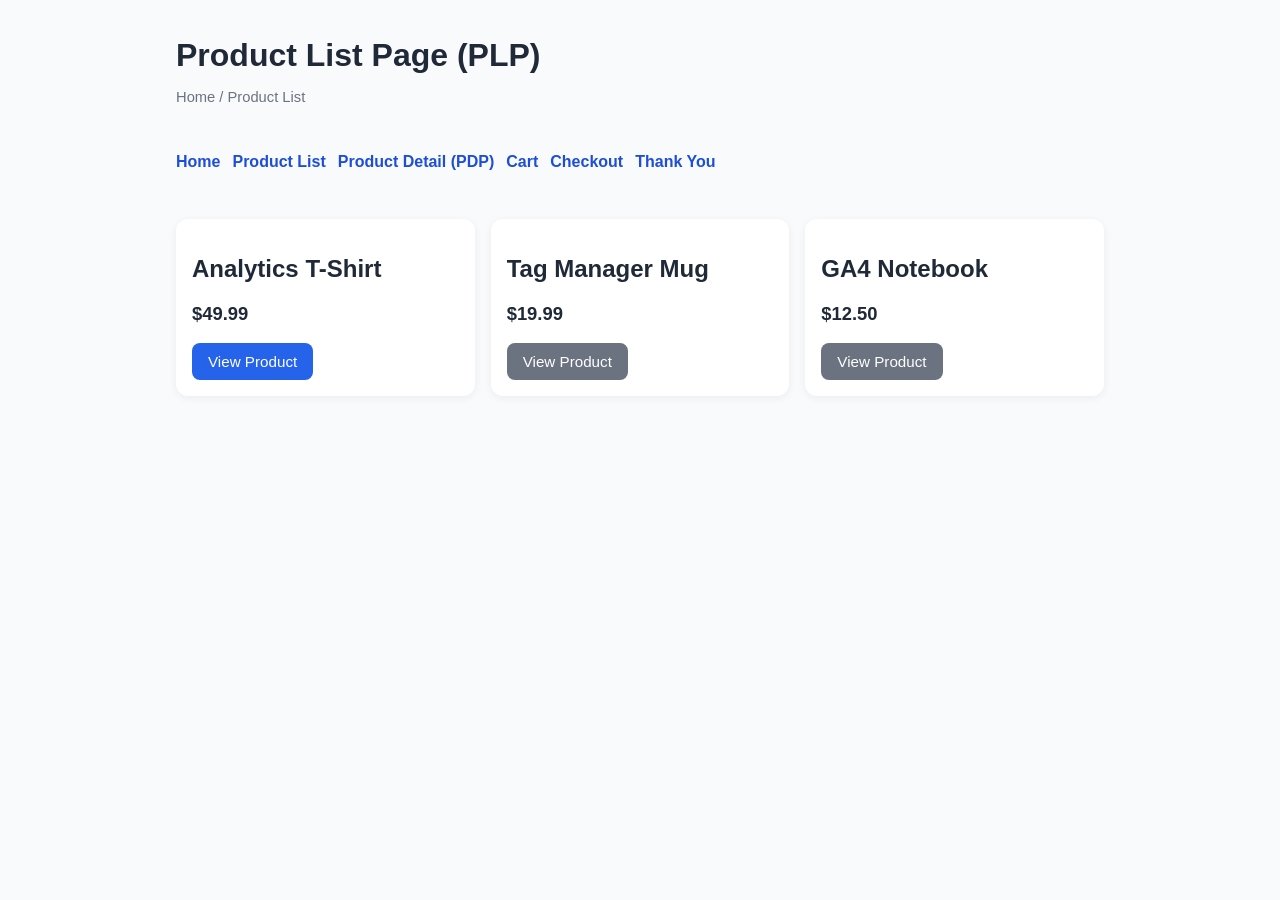
<file: product-list.html>
<!DOCTYPE html>
<html lang="en">

<head>
    <meta charset="UTF-8">
    <meta name="viewport" content="width=device-width, initial-scale=1.0">
    <title>Product List (PLP) | Analytics Learning Site</title>
    <!-- Google Tag Manager -->
    <script>(function(w,d,s,l,i){w[l]=w[l]||[];w[l].push({'gtm.start':
    new Date().getTime(),event:'gtm.js'});var f=d.getElementsByTagName(s)[0],
    j=d.createElement(s),dl=l!='dataLayer'?'&l='+l:'';j.async=true;j.src=
    'https://www.googletagmanager.com/gtm.js?id='+i+dl;f.parentNode.insertBefore(j,f);
    })(window,document,'script','dataLayer','GTM-P33XB7GB');</script>
    <!-- End Google Tag Manager -->

    <link rel="stylesheet" href="assets/styles.css">
</head>

<body data-page-name="product_list">
    <!-- Google Tag Manager (noscript) -->
    <noscript><iframe src="https://www.googletagmanager.com/ns.html?id=GTM-P33XB7GB"
    height="0" width="0" style="display:none;visibility:hidden"></iframe></noscript>
    <!-- End Google Tag Manager (noscript) -->

    <header class="container">
        <h1>Product List Page (PLP)</h1>
        <p class="breadcrumb">Home / Product List</p>
    </header>

    <nav class="container nav-links" aria-label="Main navigation">
        <a href="index.html">Home</a>
        <a href="product-list.html">Product List</a>
        <a href="product-detail.html">Product Detail (PDP)</a>
        <a href="cart.html">Cart</a>
        <a href="checkout.html">Checkout</a>
        <a href="thank-you.html">Thank You</a>
    </nav>

    <main class="container product-list">
        <article class="card">
            <h2>Analytics T-Shirt</h2>
            <p class="price">$49.99</p>
            <a class="button"
                href="product-detail.html?item_id=SKU-001&item_name=Analytics%20T-Shirt&price=49.99&description=Soft%20cotton%20t-shirt%20for%20analytics%20engineers."
                data-track-click data-event-name="select_item" data-event-category="ecommerce"
                data-event-label="analytics_tshirt" data-item-id="SKU-001" data-item-name="Analytics T-Shirt"
                data-price="49.99" data-item-list-name="Demo Product Listing">View Product</a>
        </article>

        <article class="card">
            <h2>Tag Manager Mug</h2>
            <p class="price">$19.99</p>
            <a class="button secondary"
                href="product-detail.html?item_id=SKU-002&item_name=Tag%20Manager%20Mug&price=19.99&description=Ceramic%20mug%20for%20your%20daily%20tagging%20sessions."
                data-track-click data-event-name="select_item" data-event-category="ecommerce" data-event-label="gtm_mug"
                data-item-id="SKU-002" data-item-name="Tag Manager Mug" data-price="19.99"
                data-item-list-name="Demo Product Listing">View Product</a>
        </article>

        <article class="card">
            <h2>GA4 Notebook</h2>
            <p class="price">$12.50</p>
            <a class="button secondary"
                href="product-detail.html?item_id=SKU-003&item_name=GA4%20Notebook&price=12.50&description=Notebook%20for%20event%20plans,%20debug%20notes,%20and%20GA4%20ideas."
                data-track-click data-event-name="select_item" data-event-category="ecommerce"
                data-event-label="ga4_notebook" data-item-id="SKU-003" data-item-name="GA4 Notebook"
                data-price="12.50" data-item-list-name="Demo Product Listing">View Product</a>
        </article>
    </main>

    <script src="assets/analytics-events.js"></script>
    <script>
        window.dataLayer = window.dataLayer || [];
        window.dataLayer.push({
            event: 'view_item_list',
            item_list_name: 'Demo Product Listing',
            items: [
                { item_id: 'SKU-001', item_name: 'Analytics T-Shirt' },
                { item_id: 'SKU-002', item_name: 'Tag Manager Mug' },
                { item_id: 'SKU-003', item_name: 'GA4 Notebook' }
            ]
        });
    </script>
</body>

</html>
</file>
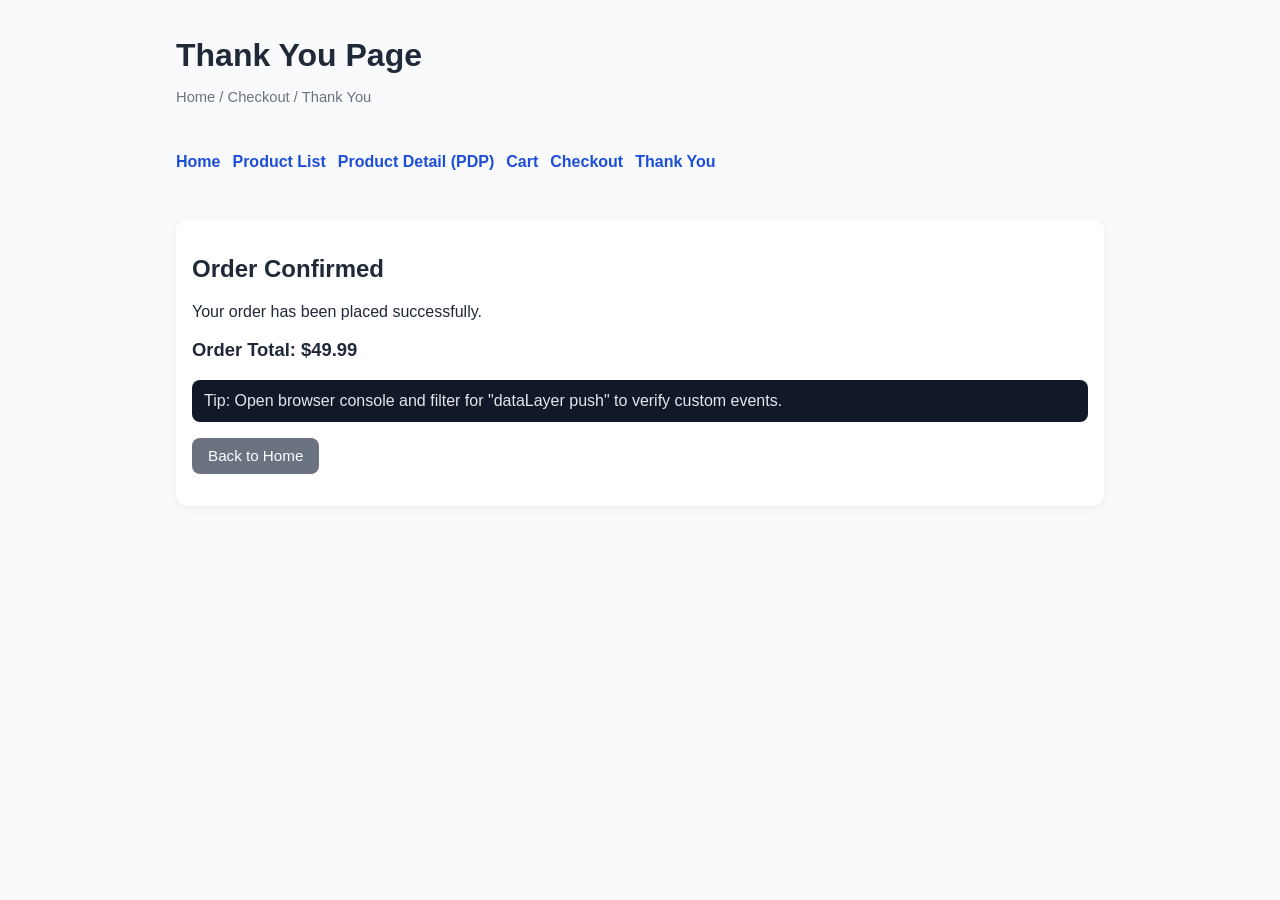
<file: thank-you.html>
<!DOCTYPE html>
<html lang="en">

<head>
    <meta charset="UTF-8">
    <meta name="viewport" content="width=device-width, initial-scale=1.0">
    <title>Thank You | Analytics Learning Site</title>
    <!-- Google Tag Manager -->
    <script>(function(w,d,s,l,i){w[l]=w[l]||[];w[l].push({'gtm.start':
    new Date().getTime(),event:'gtm.js'});var f=d.getElementsByTagName(s)[0],
    j=d.createElement(s),dl=l!='dataLayer'?'&l='+l:'';j.async=true;j.src=
    'https://www.googletagmanager.com/gtm.js?id='+i+dl;f.parentNode.insertBefore(j,f);
    })(window,document,'script','dataLayer','GTM-P33XB7GB');</script>
    <!-- End Google Tag Manager -->

    <link rel="stylesheet" href="assets/styles.css">
</head>

<body data-page-name="thank_you">
    <!-- Google Tag Manager (noscript) -->
    <noscript><iframe src="https://www.googletagmanager.com/ns.html?id=GTM-P33XB7GB"
    height="0" width="0" style="display:none;visibility:hidden"></iframe></noscript>
    <!-- End Google Tag Manager (noscript) -->

    <header class="container">
        <h1>Thank You Page</h1>
        <p class="breadcrumb">Home / Checkout / Thank You</p>
    </header>

    <nav class="container nav-links" aria-label="Main navigation">
        <a href="index.html">Home</a>
        <a href="product-list.html">Product List</a>
        <a href="product-detail.html">Product Detail (PDP)</a>
        <a href="cart.html">Cart</a>
        <a href="checkout.html">Checkout</a>
        <a href="thank-you.html">Thank You</a>
    </nav>

    <main class="container">
        <section class="card">
            <h2>Order Confirmed</h2>
            <p>Your order has been placed successfully.</p>
            <p class="price">Order Total: $49.99</p>
            <div class="code-note">Tip: Open browser console and filter for "dataLayer push" to verify custom events.</div>
            <p style="margin-top: 1rem;">
                <a class="button secondary" href="index.html" data-track-click data-event-name="restart_journey"
                    data-event-category="navigation" data-event-label="thankyou_to_home">Back to Home</a>
            </p>
        </section>
    </main>

    <script src="assets/analytics-events.js"></script>
    <script>
        window.dataLayer = window.dataLayer || [];
        window.dataLayer.push({
            event: 'purchase',
            transaction_id: 'ORDER-DEMO-1001',
            currency: 'AUD',
            value: 49.99,
            items: [{ item_id: 'SKU-001', item_name: 'Analytics T-Shirt', price: 49.99, quantity: 1 }]
        });
    </script>
</body>

</html>
</file>
<file: assets/styles.css>
* {
    box-sizing: border-box;
}

body {
    margin: 0;
    font-family: -apple-system, BlinkMacSystemFont, "Segoe UI", Roboto, Arial, sans-serif;
    color: #1f2937;
    background: #f9fafb;
}

.container {
    max-width: 960px;
    margin: 0 auto;
    padding: 1rem;
}

header h1 {
    margin-bottom: 0.25rem;
}

.nav-links {
    display: flex;
    flex-wrap: wrap;
    gap: 0.75rem;
    margin-bottom: 1rem;
}

.nav-links a {
    text-decoration: none;
    color: #1d4ed8;
    font-weight: 600;
}

.grid {
    display: grid;
    grid-template-columns: repeat(auto-fit, minmax(260px, 1fr));
    gap: 1rem;
}

.card {
    background: #ffffff;
    border-radius: 12px;
    padding: 1rem;
    box-shadow: 0 2px 8px rgba(0, 0, 0, 0.06);
}

.product-list {
    display: grid;
    grid-template-columns: repeat(auto-fit, minmax(220px, 1fr));
    gap: 1rem;
}

button,
.button {
    appearance: none;
    border: 0;
    background: #2563eb;
    color: #fff;
    border-radius: 8px;
    padding: 0.6rem 1rem;
    cursor: pointer;
    text-decoration: none;
    display: inline-block;
    font-size: 0.95rem;
}

button.secondary,
.button.secondary {
    background: #6b7280;
}

.info-row {
    display: flex;
    align-items: center;
    justify-content: space-between;
    gap: 0.75rem;
    margin: 0.75rem 0;
}

.price {
    font-size: 1.15rem;
    font-weight: 700;
}

.breadcrumb {
    font-size: 0.92rem;
    color: #6b7280;
    margin-bottom: 1rem;
}

.code-note {
    background: #111827;
    color: #e5e7eb;
    border-radius: 8px;
    padding: 0.75rem;
    overflow-x: auto;
}
</file>
